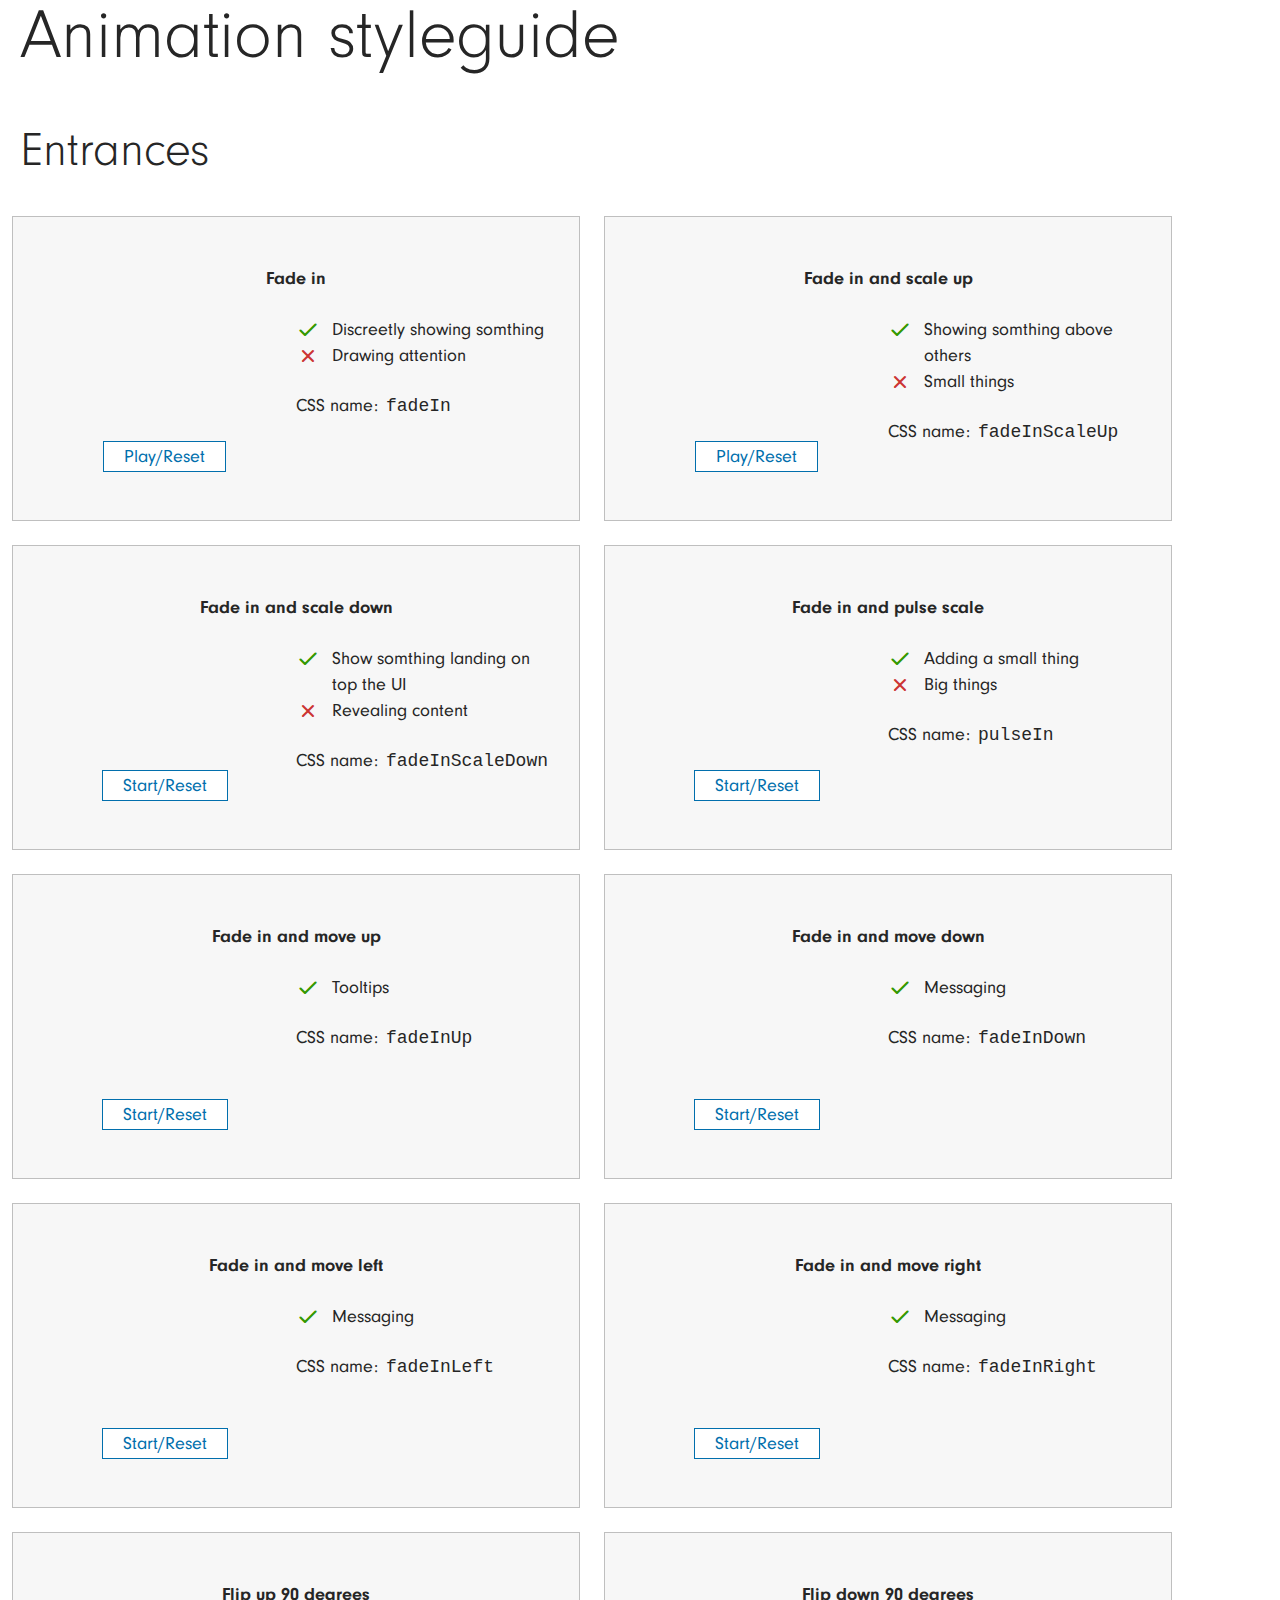
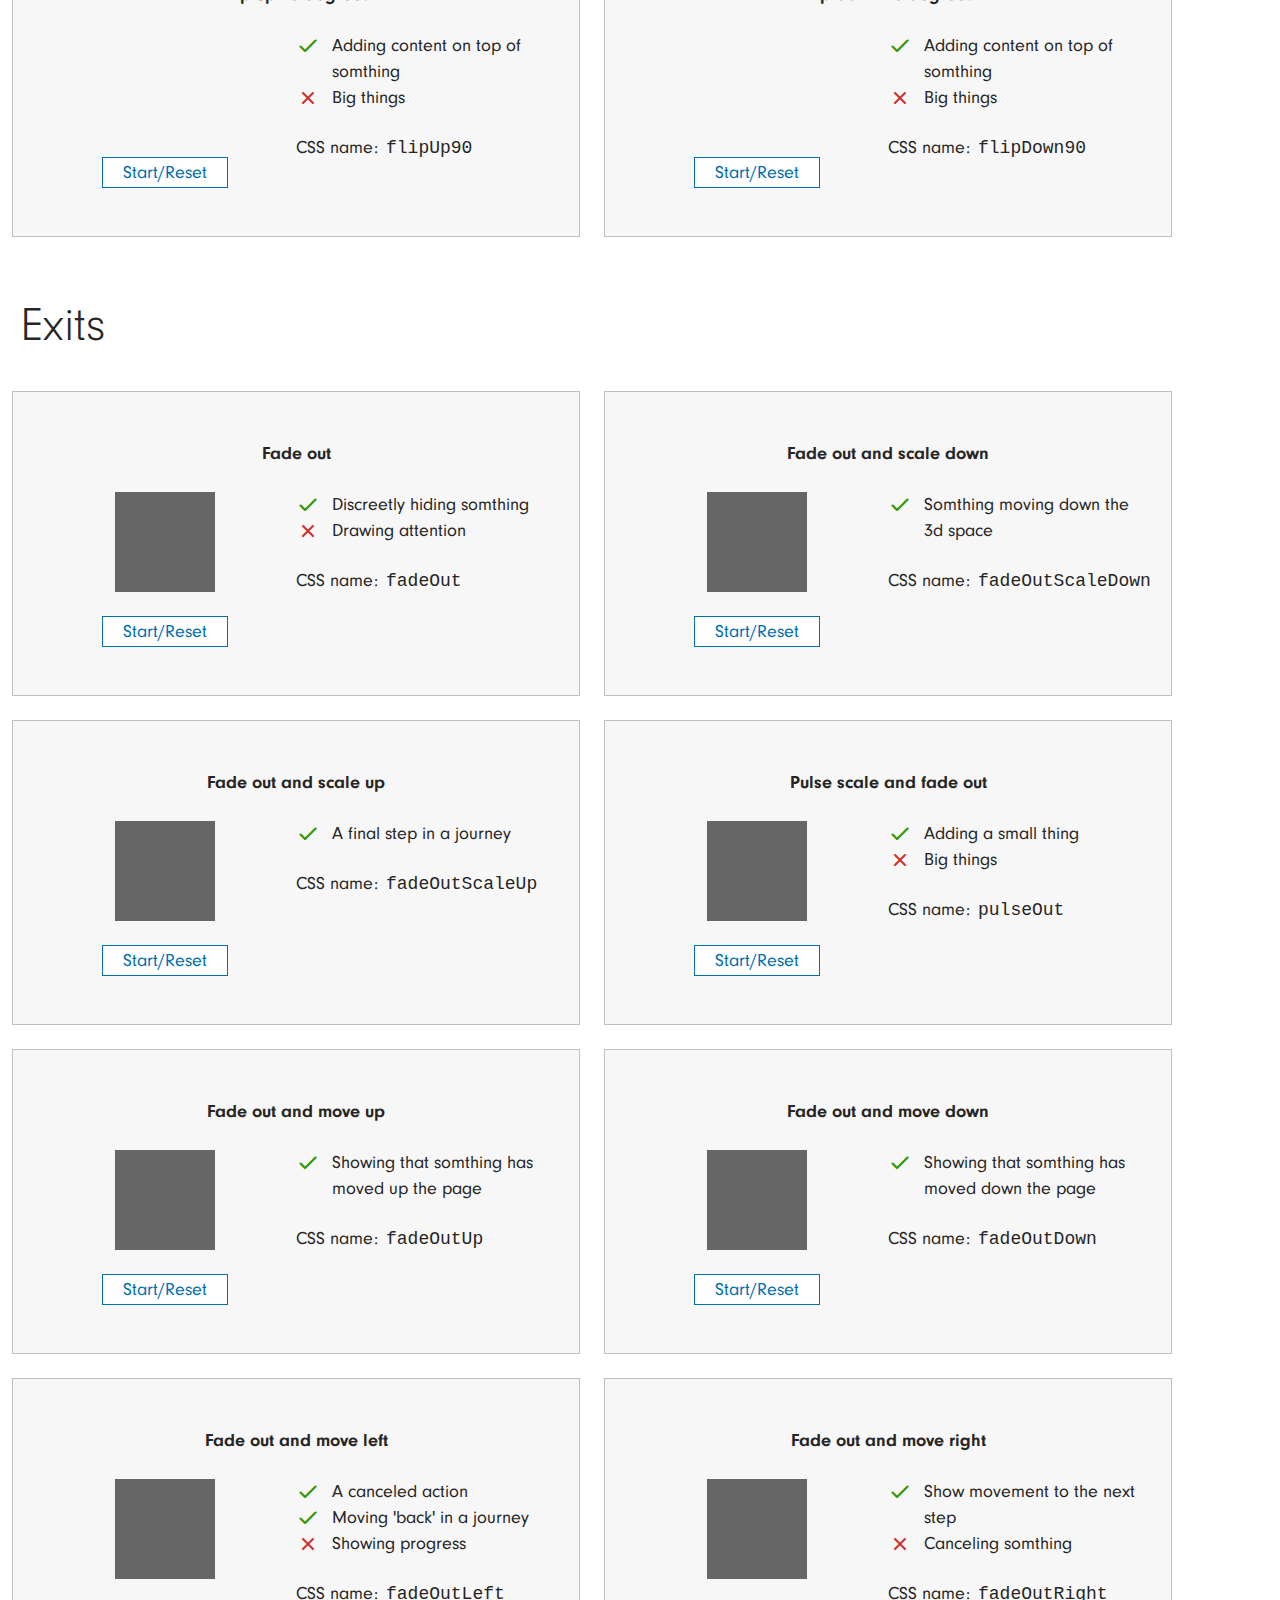
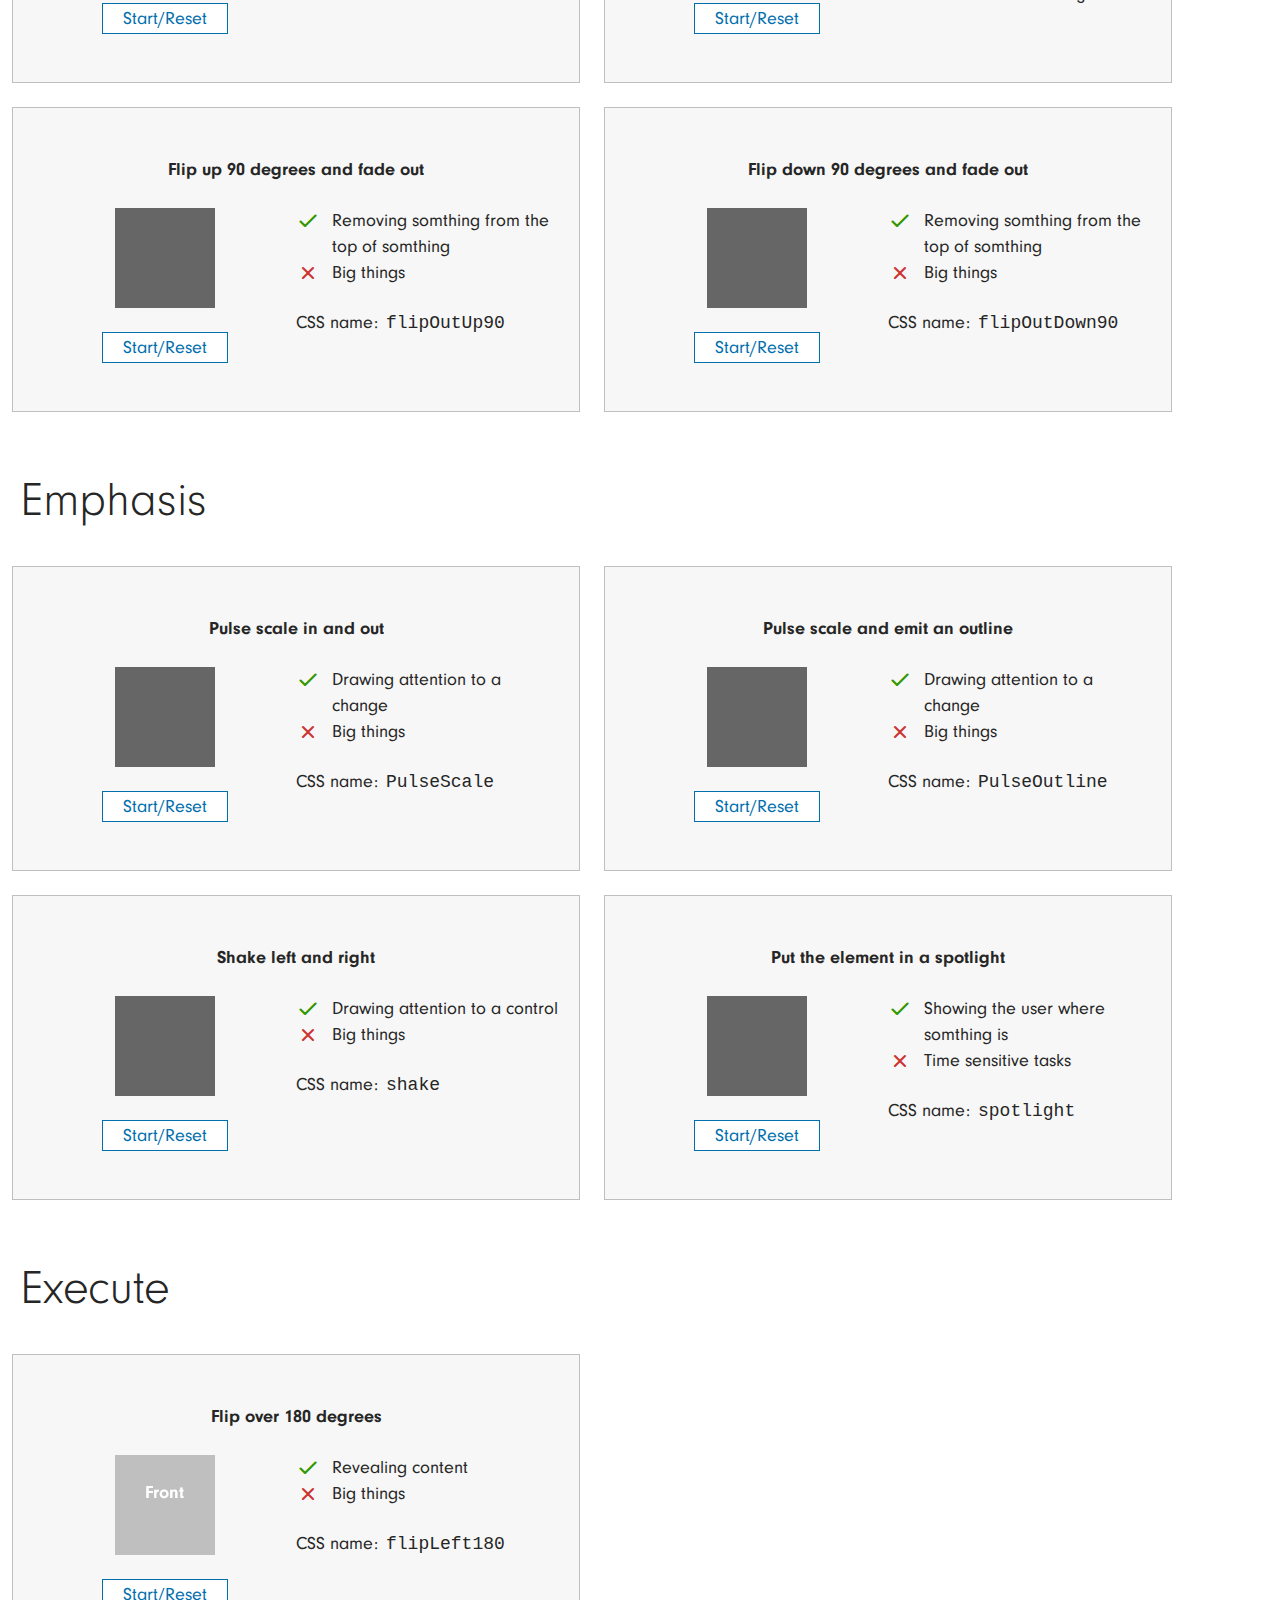
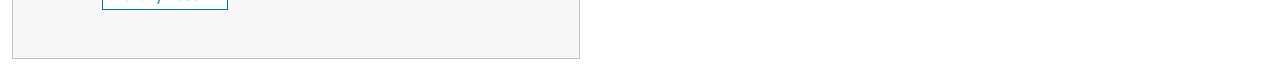
<file: animation-styleguide/index.html>
<!doctype html>
	<!--[if lt IE 7]><html class="no-js ie6 oldie" lang="en"><![endif]-->
	<!--[if IE 7]><html class="no-js ie7 oldie" lang="en"><![endif]-->
	<!--[if IE 8]><html class="no-js ie8 oldie" lang="en"><![endif]-->
	<!--[if IE 9]><html class="no-js ie9 oldie" lang="en"><![endif]-->
	<!--[if IE 10]><html class="no-js ie10 oldie" lang="en"><![endif]-->
	<!--[if gt IE 10]><!--><html class="no-js" lang="en"><!--<![endif]-->
<head>
	<meta charset="utf-8" />
	<title>Template Page</title>
	<meta name="viewport" content="width=device-width, initial-scale=1, maximum-scale=1, user-scalable=0" >
	<!-- Styles -->
	<link rel="stylesheet" type="text/css" href="css/main.css" >
	<!-- HTML5 shim, for IE6-8 support of HTML5 elements -->
	<!--[if lt IE 9]>
	<script src="http://html5shim.googlecode.com/svn/trunk/html5.js"></script>
	<![endif]-->
</head>

<html>
<body>

<h1 class="gutted">Animation styleguide</h1>






<div class="cf">

    <h2 class="gutted  rhythm-m-1  rhythm-m-2--top">Entrances</h2>
    
    <div class="demoContainer  cf  rhythmic  gutted">

        <h5 class="rhythmic-m">Fade in</h5>

        <div class="example">
            <div class="block  gutted  rhythmic  demo-box  bg-grey60  text-white  h5  is-hidden  js-fadeIn-target"></div>
            <button type="button" name="button" class="rhythmic-m  btn  btn--small  btn-tertiary   js-fadeIn-trigger">Play/Reset</button>
        </div>

        <div class="discription">
            <ul class="prosCons">
              
              <li class="pro">Discreetly showing somthing</li>
              
              
              <li class="con">Drawing attention</li>
              
            </ul>
            <p class="cssName">fadeIn</p>
        </div>

    </div>
    
    <div class="demoContainer  cf  rhythmic  gutted">

        <h5 class="rhythmic-m">Fade in and scale up</h5>

        <div class="example">
            <div class="block  gutted  rhythmic  demo-box  bg-grey60  text-white  h5  is-hidden  js-fadeInScaleUp-target"></div>
            <button type="button" name="button" class="rhythmic-m  btn  btn--small  btn-tertiary   js-fadeInScaleUp-trigger">Play/Reset</button>
        </div>

        <div class="discription">
            <ul class="prosCons">
              
              <li class="pro">Showing somthing above others</li>
              
              
              <li class="con">Small things</li>
              
            </ul>
            <p class="cssName">fadeInScaleUp</p>
        </div>

    </div>
    



    <div class="demoContainer  cf  rhythmic  gutted">

        <h5 class="rhythmic-m">Fade in and scale down</h5>

        <div class="example">
            <div class="block  gutted  rhythmic  demo-box  bg-grey60  text-white  h5  is-hidden  js-fadeInScaleDown-target"></div>
            <button type="button" name="button" class="rhythmic-m  btn  btn--small  btn-tertiary  js-fadeInScaleDown-trigger">Start/Reset</button>
        </div>

        <div class="discription">
            <ul class="prosCons">
                <li class="pro">Show somthing landing on top the UI</li>
                <li class="con">Revealing content</li>
            </ul>
            <p class="cssName">fadeInScaleDown</p>
        </div>


    </div>

    <div class="demoContainer  cf  rhythmic  gutted">

        <h5 class="rhythmic-m">Fade in and pulse scale</h5>

        <div class="example">
            <div class="block  gutted  rhythmic  demo-box  bg-grey60  text-white  h5  is-hidden  js-pulseIn-target"></div>
            <button type="button" name="button" class="rhythmic-m  btn  btn--small  btn-tertiary  js-pulseIn-trigger">Start/Reset</button>
        </div>

        <div class="discription">
            <ul class="prosCons">
                <li class="pro">Adding a small thing</li>
                <li class="con">Big things</li>
            </ul>
            <p class="cssName">pulseIn</p>
        </div>


    </div>


    <div class="demoContainer  cf  rhythmic  gutted">

        <h5 class="rhythmic-m">Fade in and move up</h5>

        <div class="example">
            <div class="block  gutted  rhythmic  demo-box  bg-grey60  text-white  h5  is-hidden  js-fadeInUp-target"></div>
            <button type="button" name="button" class="rhythmic-m  btn  btn--small  btn-tertiary  js-fadeInUp-trigger">Start/Reset</button>
        </div>

        <div class="discription">
            <ul class="prosCons">
                <li class="pro">Tooltips</li>
            </ul>
            <p class="cssName">fadeInUp</p>
        </div>


    </div>

    <div class="demoContainer  cf  rhythmic  gutted">

        <h5 class="rhythmic-m">Fade in and move down</h5>

        <div class="example">
            <div class="block  gutted  rhythmic  demo-box  bg-grey60  text-white  h5  is-hidden  js-fadeInDown-target"></div>
            <button type="button" name="button" class="rhythmic-m  btn  btn--small  btn-tertiary  js-fadeInDown-trigger">Start/Reset</button>
        </div>

        <div class="discription">
            <ul class="prosCons">
                <li class="pro">Messaging</li>
            </ul>
            <p class="cssName">fadeInDown</p>
        </div>

    </div>

    <div class="demoContainer  cf  rhythmic  gutted">
        <h5 class="rhythmic-m">Fade in and move left</h5>

        <div class="example">
        <div class="block  gutted  rhythmic  demo-box  bg-grey60  text-white  h5  is-hidden  js-fadeInLeft-target"></div>
        <button type="button" name="button" class="rhythmic-m  btn  btn--small  btn-tertiary  js-fadeInLeft-trigger">Start/Reset</button>
    </div>

    <div class="discription">
        <ul class="prosCons">
            <li class="pro">Messaging</li>
        </ul>
        <p class="cssName">fadeInLeft</p>
    </div>


    </div>

    <div class="demoContainer  cf  rhythmic  gutted">
        <h5 class="rhythmic-m">Fade in and move right</h5>

        <div class="example">
        <div class="block  gutted  rhythmic  demo-box  bg-grey60  text-white  h5  is-hidden  js-fadeInRight-target"></div>
        <button type="button" name="button" class="rhythmic-m  btn  btn--small  btn-tertiary  js-fadeInRight-trigger">Start/Reset</button>
    </div>

    <div class="discription">
        <ul class="prosCons">
            <li class="pro">Messaging</li>
        </ul>
        <p class="cssName">fadeInRight</p>
    </div>


    </div>


    <div class="demoContainer  cf  rhythmic  gutted">
        <h5 class="rhythmic-m">Flip up 90 degrees</h5>

        <div class="example">
        <div class="block  gutted  rhythmic  demo-box  bg-grey60  text-white  h5  is-hidden js-flipUp90-target"></div>
        <button type="button" name="button" class="rhythmic-m  btn  btn--small  btn-tertiary  js-flipUp90-trigger">Start/Reset</button>
    </div>

    <div class="discription">
        <ul class="prosCons">
            <li class="pro">Adding content on top of somthing</li>
            <li class="con">Big things</li>
        </ul>
        <p class="cssName">flipUp90</p>
    </div>


    </div>

    <div class="demoContainer  cf  rhythmic  gutted">
        <h5 class="rhythmic-m">Flip down 90 degrees</h5>

        <div class="example">
        <div class="block  gutted  rhythmic  demo-box  bg-grey60  text-white  h5  is-hidden  js-flipDown90-target"></div>
        <button type="button" name="button" class="rhythmic-m  btn  btn--small  btn-tertiary  js-flipDown90-trigger">Start/Reset</button>
    </div>

    <div class="discription">
        <ul class="prosCons">
            <li class="pro">Adding content on top of somthing</li>
            <li class="con">Big things</li>
        </ul>
        <p class="cssName">flipDown90</p>
    </div>


    </div>

</div>

<div class="cf">

    <h2 class="gutted  rhythm-m-1  rhythm-m-2--top">Exits</h2>

    <div class="demoContainer  cf  rhythmic  gutted">
        <h5 class="rhythmic-m">Fade out</h5>

        <div class="example">
        <div class="block  gutted  rhythmic  demo-box  bg-grey60  text-white  h5  js-fadeOut-target"></div>
        <button type="button" name="button" class="rhythmic-m  btn  btn--small  btn-tertiary  js-fadeOut-trigger">Start/Reset</button>
    </div>

    <div class="discription">
        <ul class="prosCons">
            <li class="pro">Discreetly hiding somthing</li>
            <li class="con">Drawing attention</li>
        </ul>
        <p class="cssName">fadeOut</p>
    </div>


    </div>

    <div class="demoContainer  cf  rhythmic  gutted">
        <h5 class="rhythmic-m">Fade out and scale down</h5>

        <div class="example">
        <div class="block  gutted  rhythmic  demo-box  bg-grey60  text-white  h5  js-fadeOutScaleDown-target"></div>
        <button type="button" name="button" class="rhythmic-m  btn  btn--small  btn-tertiary  js-fadeOutScaleDown-trigger">Start/Reset</button>
    </div>

    <div class="discription">
        <ul class="prosCons">
            <li class="pro">Somthing moving down the 3d space</li>

        </ul>
        <p class="cssName">fadeOutScaleDown</p>
    </div>


    </div>

    <div class="demoContainer  cf  rhythmic  gutted">
        <h5 class="rhythmic-m">Fade out and scale up</h5>

        <div class="example">
            <div class="block  gutted  rhythmic  demo-box  bg-grey60  text-white  h5  js-fadeOutScaleUp-target"></div>
            <button type="button" name="button" class="rhythmic-m  btn  btn--small  btn-tertiary  js-fadeOutScaleUp-trigger">Start/Reset</button>
        </div>

        <div class="discription">
            <ul class="prosCons">
                <li class="pro">A final step in a journey</li>

            </ul>
            <p class="cssName">fadeOutScaleUp</p>
        </div>

    </div>

    <div class="demoContainer  cf  rhythmic  gutted">

        <h5 class="rhythmic-m">Pulse scale and fade out</h5>

        <div class="example">
            <div class="block  gutted  rhythmic  demo-box  bg-grey60  text-white  h5  js-pulseOut-target"></div>
            <button type="button" name="button" class="rhythmic-m  btn  btn--small  btn-tertiary  js-pulseOut-trigger">Start/Reset</button>
        </div>

        <div class="discription">
            <ul class="prosCons">
                <li class="pro">Adding a small thing</li>
                <li class="con">Big things</li>
            </ul>
            <p class="cssName">pulseOut</p>
        </div>


    </div>

    <div class="demoContainer  cf  rhythmic  gutted">
        <h5 class="rhythmic-m">Fade out and move up</h5>

        <div class="example">
        <div class="block  gutted  rhythmic  demo-box  bg-grey60  text-white  h5  js-fadeOutUp-target"></div>
        <button type="button" name="button" class="rhythmic-m  btn  btn--small  btn-tertiary  js-fadeOutUp-trigger">Start/Reset</button>
    </div>

    <div class="discription">
        <ul class="prosCons">
            <li class="pro">Showing that somthing has moved up the page</li>
        </ul>
        <p class="cssName">fadeOutUp</p>
    </div>


    </div>

    <div class="demoContainer  cf  rhythmic  gutted">
        <h5 class="rhythmic-m">Fade out and move down</h5>

        <div class="example">
        <div class="block  gutted  rhythmic  demo-box  bg-grey60  text-white  h5  js-fadeOutDown-target"></div>
        <button type="button" name="button" class="rhythmic-m  btn  btn--small  btn-tertiary  js-fadeOutDown-trigger">Start/Reset</button>
    </div>

    <div class="discription">
        <ul class="prosCons">
            <li class="pro">Showing that somthing has moved down the page</li>
        </ul>
        <p class="cssName">fadeOutDown</p>
    </div>


    </div>

    <div class="demoContainer  cf  rhythmic  gutted">
        <h5 class="rhythmic-m">Fade out and move left</h5>

        <div class="example">
        <div class="block  gutted  rhythmic  demo-box  bg-grey60  text-white  h5  js-fadeOutLeft-target"></div>
        <button type="button" name="button" class="rhythmic-m  btn  btn--small  btn-tertiary  js-fadeOutLeft-trigger">Start/Reset</button>
    </div>

    <div class="discription">
        <ul class="prosCons">
            <li class="pro">A canceled action</li>
            <li class="pro">Moving 'back' in a journey</li>
            <li class="con">Showing progress</li>
        </ul>
        <p class="cssName">fadeOutLeft</p>
    </div>


    </div>

    <div class="demoContainer  cf  rhythmic  gutted">
        <h5 class="rhythmic-m">Fade out and move right</h5>

        <div class="example">
        <div class="block  gutted  rhythmic  demo-box  bg-grey60  text-white  h5  js-fadeOutRight-target"></div>
        <button type="button" name="button" class="rhythmic-m  btn  btn--small  btn-tertiary  js-fadeOutRight-trigger">Start/Reset</button>
    </div>

    <div class="discription">
        <ul class="prosCons">
            <li class="pro">Show movement to the next step</li>
            <li class="con">Canceling somthing</li>
        </ul>
        <p class="cssName">fadeOutRight</p>
    </div>


    </div>

    <div class="demoContainer  cf  rhythmic  gutted">
        <h5 class="rhythmic-m">Flip up 90 degrees and fade out</h5>

        <div class="example">
        <div class="block  gutted  rhythmic  demo-box  bg-grey60  text-white  h5  js-flipOutUp90-target"></div>
        <button type="button" name="button" class="rhythmic-m  btn  btn--small  btn-tertiary  js-flipOutUp90-trigger">Start/Reset</button>
    </div>

    <div class="discription">
        <ul class="prosCons">
            <li class="pro">Removing somthing from the top of somthing</li>
            <li class="con">Big things</li>
        </ul>
        <p class="cssName">flipOutUp90</p>
    </div>


    </div>

    <div class="demoContainer  cf  rhythmic  gutted">
        <h5 class="rhythmic-m">Flip down 90 degrees and fade out</h5>

        <div class="example">
        <div class="block  gutted  rhythmic  demo-box  bg-grey60  text-white  h5  js-flipOutDown90-target"></div>
        <button type="button" name="button" class="rhythmic-m  btn  btn--small  btn-tertiary  js-flipOutDown90-trigger">Start/Reset</button>
    </div>

    <div class="discription">
        <ul class="prosCons">
            <li class="pro">Removing somthing from the top of somthing</li>
            <li class="con">Big things</li>
        </ul>
        <p class="cssName">flipOutDown90</p>
    </div>


    </div>

</div>

<div class="cf">

    <h2 class="gutted  rhythm-m-1  rhythm-m-2--top">Emphasis</h2>

    <div class="demoContainer  cf  rhythmic  gutted">
        <h5 class="rhythmic-m">Pulse scale in and out</h5>

        <div class="example">
        <div class="block  gutted  rhythmic  demo-box  bg-grey60  text-white  h5  js-PulseScale-target"></div>
        <button type="button" name="button" class="rhythmic-m  btn  btn--small  btn-tertiary  js-PulseScale-trigger">Start/Reset</button>
    </div>

    <div class="discription">
        <ul class="prosCons">
            <li class="pro">Drawing attention to a change</li>
            <li class="con">Big things</li>
        </ul>
        <p class="cssName">PulseScale</p>
    </div>


    </div>

    <div class="demoContainer  cf  rhythmic  gutted">
        <h5 class="rhythmic-m">Pulse scale and emit an outline</h5>

        <div class="example">
        <div class="block  gutted  rhythmic  demo-box  bg-grey60  text-white  h5  js-PulseOutline-target"></div>
        <button type="button" name="button" class="rhythmic-m  btn  btn--small  btn-tertiary  js-PulseOutline-trigger">Start/Reset</button>
    </div>

    <div class="discription">
        <ul class="prosCons">
            <li class="pro">Drawing attention to a change</li>
            <li class="con">Big things</li>
        </ul>
        <p class="cssName">PulseOutline</p>
    </div>


    </div>

    <div class="demoContainer  cf  rhythmic  gutted">
        <h5 class="rhythmic-m">Shake left and right</h5>

        <div class="example">
        <div class="block  gutted  rhythmic  demo-box  bg-grey60  text-white  h5  js-shake-target"></div>
        <button type="button" name="button" class="rhythmic-m  btn  btn--small  btn-tertiary  js-shake-trigger">Start/Reset</button>
    </div>

    <div class="discription">
        <ul class="prosCons">
            <li class="pro">Drawing attention to a control</li>
            <li class="con">Big things</li>
        </ul>
        <p class="cssName">shake</p>
    </div>


    </div>

    <div class="demoContainer  cf  rhythmic  gutted">
        <h5 class="rhythmic-m">Put the element in a spotlight</h5>

        <div class="example">
        <div class="block  gutted  rhythmic  demo-box  bg-grey60  text-white  h5  js-Spotlight-target"></div>
        <button type="button" name="button" class="rhythmic-m  btn  btn--small  btn-tertiary  js-Spotlight-trigger">Start/Reset</button>
    </div>

    <div class="discription">
        <ul class="prosCons">
            <li class="pro">Showing the user where somthing is</li>
            <li class="con">Time sensitive tasks</li>
        </ul>
        <p class="cssName">spotlight</p>
    </div>


    </div>

</div>

<div class="cf">

    <h2 class="gutted  rhythm-m-1  rhythm-m-2--top">Execute</h2>

    <div class="demoContainer  cf  rhythmic  gutted">
        <h5 class="rhythmic-m">Flip over 180 degrees</h5>

        <div class="example">
        <div class="block  demo-box  text-white   h5 container3d">
            <div class="js-flipLeft180-target  card">
                <div class="card--front  gutted  rhythmic  bg-grey25">Front</div>
                <div class="card--back  gutted  rhythmic  bg-grey60">Back</div>
            </div>
        </div>

        <button type="button" name="button" class="rhythmic-m  btn  btn--small  btn-tertiary  js-flipLeft180-trigger">Start/Reset</button>
    </div>

    <div class="discription">
        <ul class="prosCons">
            <li class="pro">Revealing content</li>
            <li class="con">Big things</li>
        </ul>
        <p class="cssName">flipLeft180</p>
    </div>


    </div>

</div>

<div class="overlay overlay__light is-hidden js-overlay-target"></div>







<!-- Javascript -->

<script type="text/javascript" src="js/vendor.js"></script>
<script type="text/javascript" src="js/custom.js"></script>

</body>
</html>
</file>
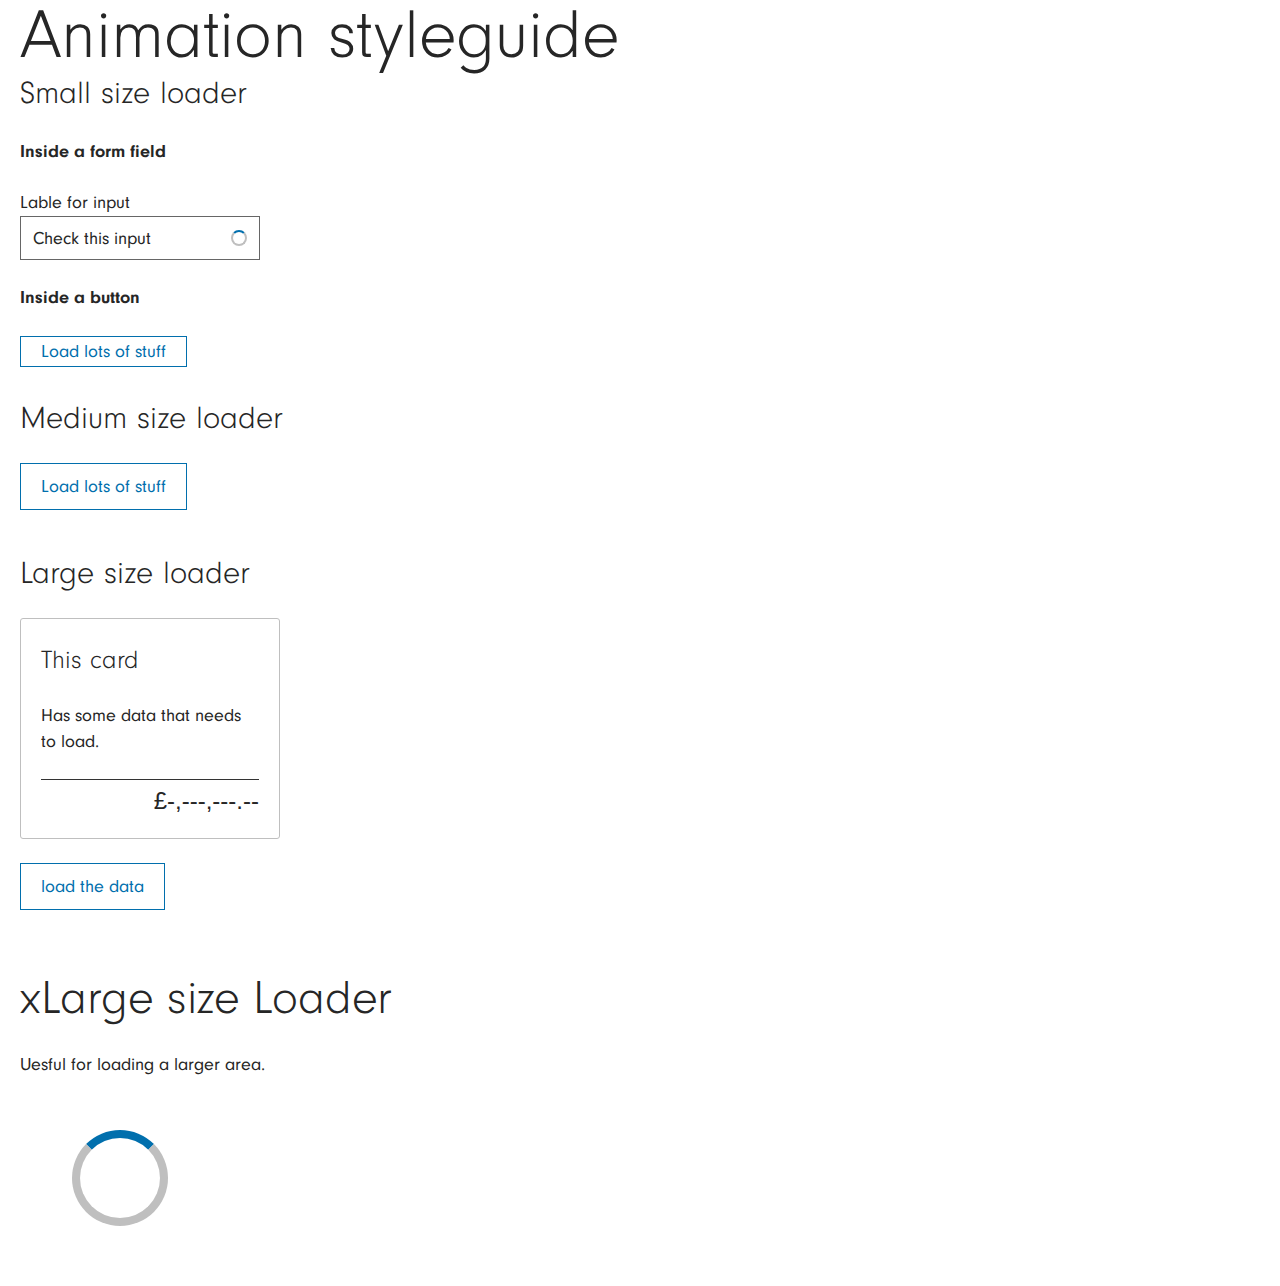
<file: animation-styleguide/loading.html>
<!doctype html>
	<!--[if lt IE 7]><html class="no-js ie6 oldie" lang="en"><![endif]-->
	<!--[if IE 7]><html class="no-js ie7 oldie" lang="en"><![endif]-->
	<!--[if IE 8]><html class="no-js ie8 oldie" lang="en"><![endif]-->
	<!--[if IE 9]><html class="no-js ie9 oldie" lang="en"><![endif]-->
	<!--[if IE 10]><html class="no-js ie10 oldie" lang="en"><![endif]-->
	<!--[if gt IE 10]><!--><html class="no-js" lang="en"><!--<![endif]-->
<head>
	<meta charset="utf-8" />
	<title>Template Page</title>
	<meta name="viewport" content="width=device-width, initial-scale=1, maximum-scale=1, user-scalable=0" >
	<!-- Styles -->
	<link rel="stylesheet" type="text/css" href="css/main.css" >
	<!-- HTML5 shim, for IE6-8 support of HTML5 elements -->
	<!--[if lt IE 9]>
	<script src="http://html5shim.googlecode.com/svn/trunk/html5.js"></script>
	<![endif]-->
</head>

<html>
<body>

<h1 class="gutted">Animation styleguide</h1>


<div class="gutted">
<h3 class="rhythm-m-1">Small size loader</h3>

   <h5 class="rhythmic-m">Inside a form field</h5>
   <span>Lable for input</span>
   <div class="demo-loading-form">
      <span>Check this input</span>
      <div class="loadingSpinner  loadingSpinner--small"></div>
   </div>

   <h5 class="rhythmic-m">Inside a button</h5>
   <div class="rhythmic-m">
      <div class="loading-btn btn btn-tertiary btn--small  js-loading-btn-toggle">
         <span class="loading-btn--text">Load lots of stuff</span>
         <div class="loading-btn--spinner loadingSpinner  loadingSpinner--small"></div>
      </div>
   </div>

   <h3 class="rhythm-m-1">Medium size loader</h3>

   <div class="loading-btn-medium btn btn-tertiary btn--medium  js-loading-btn-medium-toggle">
      <span class="loading-btn-medium--text">Load lots of stuff</span>
      <div class="loading-btn-medium--mask">
         <span class="loading-btn-medium--loadingtext">Loading...</span>
         <div class="loading-btn-medium--spinner loadingSpinner  loadingSpinner--medium"></div>
         <span class="loading-btn-medium--donetext">Done <span class="icon-circle-tick icon--small"></span></span>
      </div>
   </div>

</div>

<div class="gutted rhythmic-xl">
   <h3 class="rhythm-m-1">Large size loader</h3>
   <div class="rhythmic gutted loading-card">
      <h4 class="rhythm-m-1">This card</h4>
      <p class="rhythm-m-1">Has some data that needs to load.</p>
      <span class="currency">£-,---,---.--</span>
      <div class="loading-card--overlay overlay__light js-loading-card-target-overlay is-hidden">
         <div class="loadingSpinner--container js-loading-card-target-loader">
           <div class="loadingSpinner  loadingSpinner--large"></div>
         </div>
      </div>
   </div>
         <div class="rhythmic-m btn btn-tertiary js-loading-card-toggle">load the data</div>
</div>

<div class="gutted">

   <h2 class="rhythm-m-1">xLarge size Loader</h2>
   <p>Uesful for loading a larger area.</p>
   <div class="demo-loadingbox bg-white">
       <div class="loadingSpinner  loadingSpinner--xlarge"></div>
   </div>

</div>









<!-- Javascript -->

<script type="text/javascript" src="js/vendor.js"></script>
<script type="text/javascript" src="js/custom.js"></script>

</body>
</html>
</file>
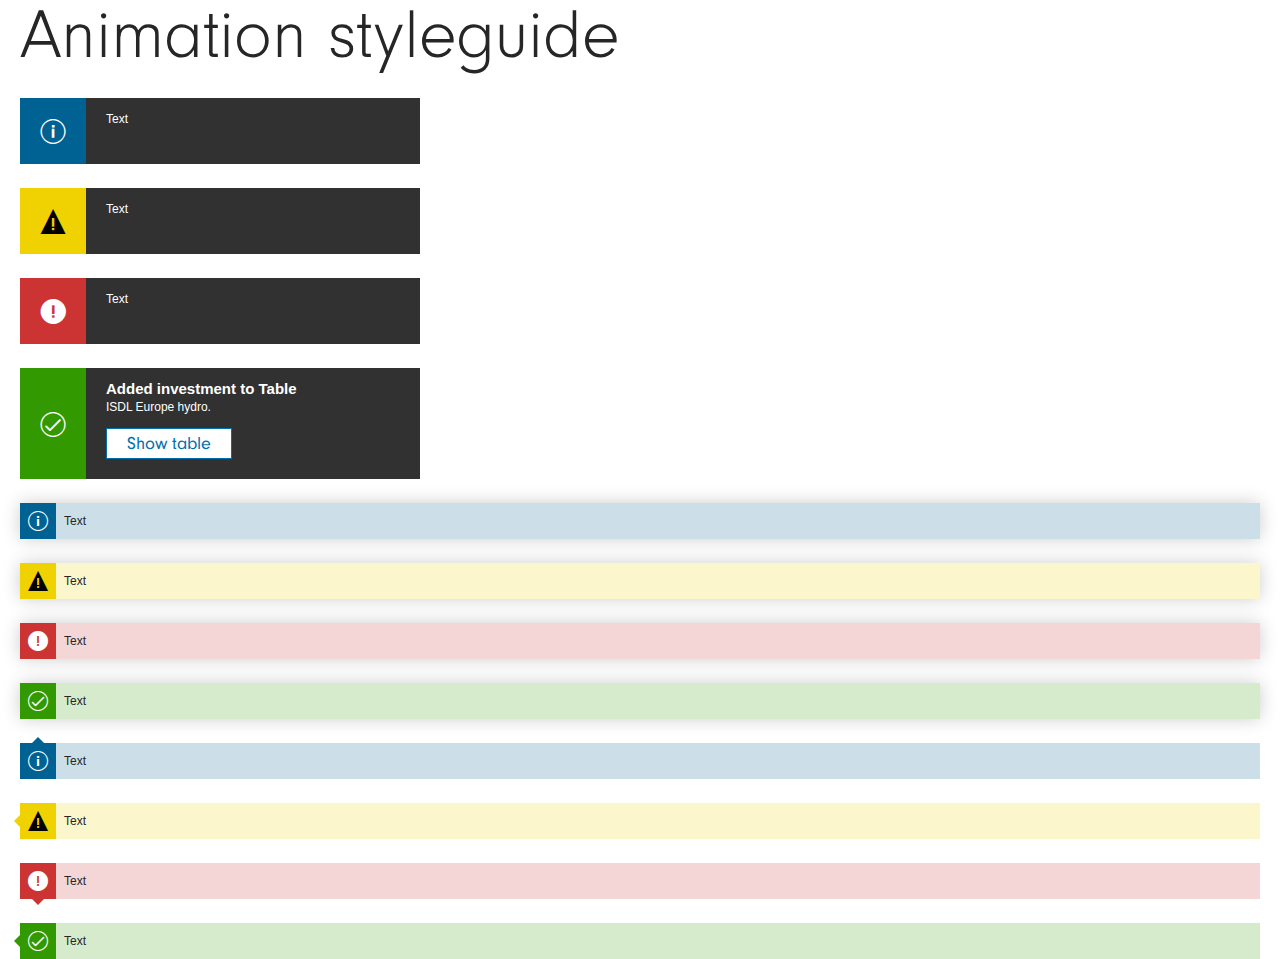
<file: animation-styleguide/messages.html>
<!doctype html>
	<!--[if lt IE 7]><html class="no-js ie6 oldie" lang="en"><![endif]-->
	<!--[if IE 7]><html class="no-js ie7 oldie" lang="en"><![endif]-->
	<!--[if IE 8]><html class="no-js ie8 oldie" lang="en"><![endif]-->
	<!--[if IE 9]><html class="no-js ie9 oldie" lang="en"><![endif]-->
	<!--[if IE 10]><html class="no-js ie10 oldie" lang="en"><![endif]-->
	<!--[if gt IE 10]><!--><html class="no-js" lang="en"><!--<![endif]-->
<head>
	<meta charset="utf-8" />
	<title>Template Page</title>
	<meta name="viewport" content="width=device-width, initial-scale=1, maximum-scale=1, user-scalable=0" >
	<!-- Styles -->
	<link rel="stylesheet" type="text/css" href="css/main.css" >
	<!-- HTML5 shim, for IE6-8 support of HTML5 elements -->
	<!--[if lt IE 9]>
	<script src="http://html5shim.googlecode.com/svn/trunk/html5.js"></script>
	<![endif]-->
</head>

<html>
<body>

<h1 class="gutted">Animation styleguide</h1>




<div class="gutted">

    <div class="rhythmic-m msg msg__toast msg__info">
        <span class="msg--txt">Text</span>
    </div>

    <div class="rhythmic-m msg msg__toast msg__warning">
        <span class="msg--txt">Text</span>
    </div>

    <div class="rhythmic-m msg msg__toast msg__error">
        <span class="msg--txt">Text</span>
    </div>

    <div class="rhythmic-m msg msg__toast msg__confirm">

        <span class="msg--txt  msg--txt__title">
            <strong>Added investment to Table</strong>
        </span>

        <span class="msg--txt  msg--txt__body">ISDL Europe hydro.</span>

        <div class="msg--txt__btns">
            <a href="" class="btn  btn-tertiary  btn--small  js-scrollToTable">Show table</a>
        </div>

    </div>

    <div class="rhythmic-m msg msg__tooltip msg__shadow msg__info">
        <span class="msg--txt">Text</span>
    </div>

    <div class="rhythmic-m msg msg__tooltip msg__shadow msg__warning">
        <span class="msg--txt">Text</span>
    </div>

    <div class="rhythmic-m msg msg__tooltip msg__shadow msg__error">
        <span class="msg--txt">Text</span>
    </div>

    <div class="rhythmic-m msg msg__tooltip msg__shadow msg__confirm">
        <span class="msg--txt">Text</span>
    </div>

    <div class="rhythmic-m msg msg__tooltip msg__info msg--triangle-arrow msg--triangle-arrow__top">
        <span class="msg--txt">Text</span>
    </div>

    <div class="rhythmic-m msg msg__tooltip msg__warning msg--triangle-arrow msg--triangle-arrow__left">
        <span class="msg--txt">Text</span>
    </div>

    <div class="rhythmic-m msg msg__tooltip msg__error msg--triangle-arrow msg--triangle-arrow__bottom">
        <span class="msg--txt">Text</span>
    </div>

    <div class="rhythmic-m msg msg__tooltip msg__confirm msg--triangle-arrow msg--triangle-arrow__left">
        <span class="msg--txt">Text</span>
    </div>

</div>







<!-- Javascript -->

<script type="text/javascript" src="js/vendor.js"></script>
<script type="text/javascript" src="js/custom.js"></script>

</body>
</html>
</file>
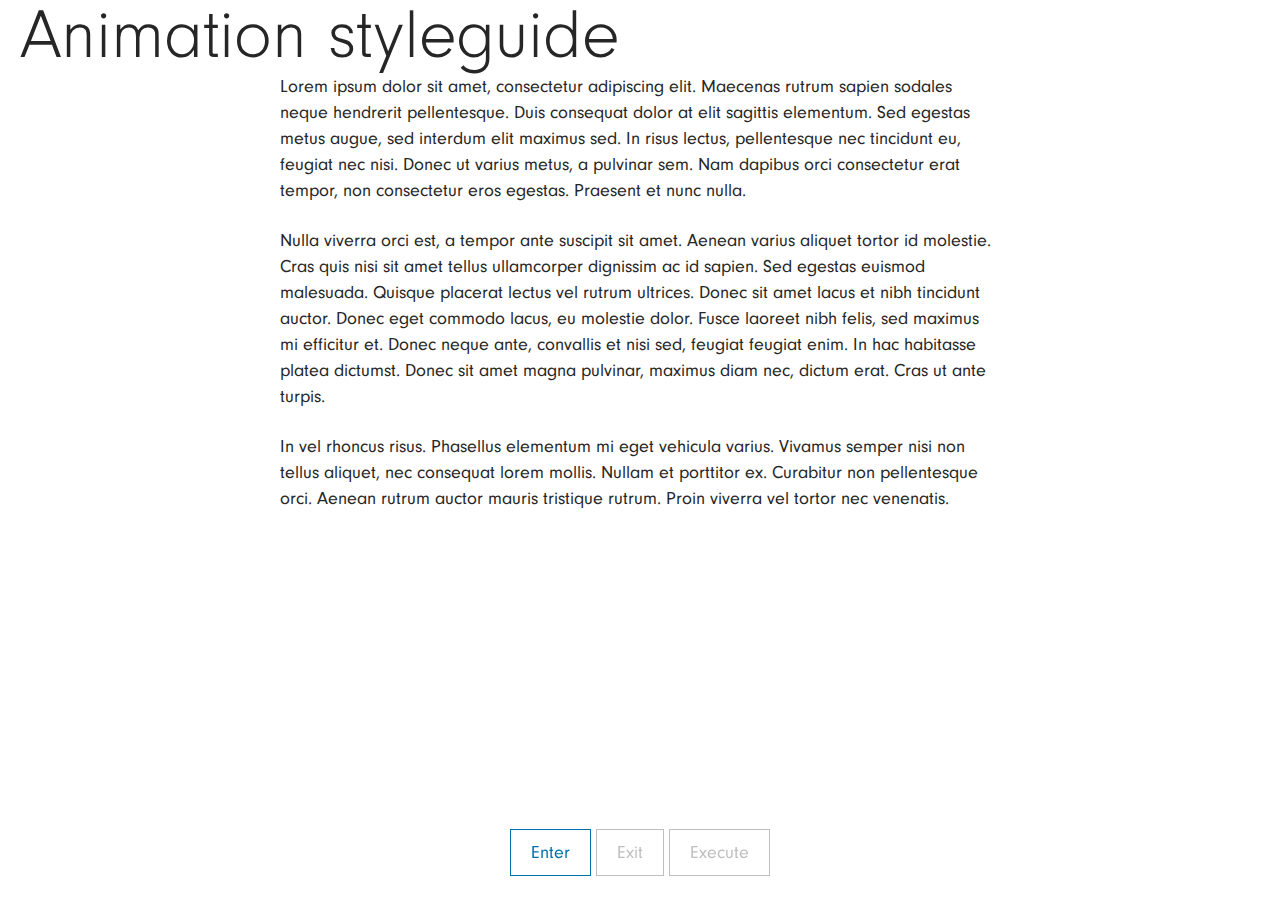
<file: animation-styleguide/modal.html>
<!doctype html>
	<!--[if lt IE 7]><html class="no-js ie6 oldie" lang="en"><![endif]-->
	<!--[if IE 7]><html class="no-js ie7 oldie" lang="en"><![endif]-->
	<!--[if IE 8]><html class="no-js ie8 oldie" lang="en"><![endif]-->
	<!--[if IE 9]><html class="no-js ie9 oldie" lang="en"><![endif]-->
	<!--[if IE 10]><html class="no-js ie10 oldie" lang="en"><![endif]-->
	<!--[if gt IE 10]><!--><html class="no-js" lang="en"><!--<![endif]-->
<head>
	<meta charset="utf-8" />
	<title>Template Page</title>
	<meta name="viewport" content="width=device-width, initial-scale=1, maximum-scale=1, user-scalable=0" >
	<!-- Styles -->
	<link rel="stylesheet" type="text/css" href="css/main.css" >
	<!-- HTML5 shim, for IE6-8 support of HTML5 elements -->
	<!--[if lt IE 9]>
	<script src="http://html5shim.googlecode.com/svn/trunk/html5.js"></script>
	<![endif]-->
</head>

<html>
<body>

<h1 class="gutted">Animation styleguide</h1>




<div class="gutted max760">
    <p class="rhythm-m-1">Lorem ipsum dolor sit amet, consectetur adipiscing elit. Maecenas rutrum sapien sodales neque hendrerit pellentesque. Duis consequat dolor at elit sagittis elementum. Sed egestas metus augue, sed interdum elit maximus sed. In risus lectus, pellentesque nec tincidunt eu, feugiat nec nisi. Donec ut varius metus, a pulvinar sem. Nam dapibus orci consectetur erat tempor, non consectetur eros egestas. Praesent et nunc nulla.</p>

    <p class="rhythm-m-1">Nulla viverra orci est, a tempor ante suscipit sit amet. Aenean varius aliquet tortor id molestie. Cras quis nisi sit amet tellus ullamcorper dignissim ac id sapien. Sed egestas euismod malesuada. Quisque placerat lectus vel rutrum ultrices. Donec sit amet lacus et nibh tincidunt auctor. Donec eget commodo lacus, eu molestie dolor. Fusce laoreet nibh felis, sed maximus mi efficitur et. Donec neque ante, convallis et nisi sed, feugiat feugiat enim. In hac habitasse platea dictumst. Donec sit amet magna pulvinar, maximus diam nec, dictum erat. Cras ut ante turpis.</p>

    <p class="rhythm-m-1">In vel rhoncus risus. Phasellus elementum mi eget vehicula varius. Vivamus semper nisi non tellus aliquet, nec consequat lorem mollis. Nullam et porttitor ex. Curabitur non pellentesque orci. Aenean rutrum auctor mauris tristique rutrum. Proin viverra vel tortor nec venenatis.</p>
<!--
    <p class="rhythm-m-1">Etiam ante nisi, vestibulum bibendum diam eget, laoreet mollis ipsum. Sed id luctus eros. Donec dolor lectus, eleifend at venenatis non, varius ac lectus. Nam ac sagittis velit, eget eleifend magna. Nulla semper enim eu ex efficitur, id scelerisque ex ornare. Proin varius orci risus, ut consequat augue blandit vitae. Curabitur quis volutpat elit. In porta justo ultrices magna semper pharetra. In at aliquam erat. Cras hendrerit mauris non ipsum viverra scelerisque. Cras scelerisque, nisi ac egestas pulvinar, lorem dolor convallis justo, eu interdum ex dui ut lacus. Suspendisse tempus felis non risus commodo, vitae dapibus dui euismod. Ut nunc dui, sodales nec dolor sed, fringilla vehicula erat. Sed id elementum dui, faucibus accumsan sapien.</p>

    <p class="rhythm-m-1">Vivamus sit amet tortor eget nibh porttitor interdum. Praesent eget tortor magna. Sed tincidunt nec magna at molestie. Quisque venenatis ligula eu ultrices gravida. Duis mauris massa, cursus non felis non, mollis pulvinar tortor. Aenean in malesuada purus, eu volutpat leo. In pulvinar pellentesque nisi consequat tempor. Morbi nibh dui, bibendum eu molestie vel, porta vitae ipsum. Aliquam consectetur tortor et orci vulputate vehicula. Class aptent taciti sociosqu ad litora torquent per conubia nostra, per inceptos himenaeos. Aenean gravida cursus vulputate. Suspendisse potenti.</p> -->
</div>

<!-- Modal -->
<div class="modal--wrap js-modal-wrap-target">

    <div class="reveal  modal rhythm-m-2--top  js-modal-target js-modal__is-closed is-hidden" id="example-modal" data-reveal>

        <header class="modal-header  rhythmic  border-b  relative">

            <h4 class="h4  modal-header__title">Some sort of modal title here</h4>

            <button class="close-button  js-modal-exit-trigger" data-close aria-label="Close modal" type="button">
                <span aria-hidden="true" class="icon-cross-light"></span>
            </button>

        </header>

        <div class="modal-content  gutted  rhythmic">

                <p class="block  rhythm-m-1">Lorem ipsum dolor sit amet, consectetur adipisicing elit. Dicta saepe ipsum dolorem ea fugit. Voluptate animi, officiis id eos minus. Beatae, molestias reiciendis vero distinctio magni dicta maiores deserunt repellendus.</p>

                <div class="block  rhythm-m-1">
                    <a href="#" class="text-link-cta">Here is the window</a>
                </div>

                <div class="block">
                    <a href="#" class="btn  btn-cta  js-modal-execute-trigger">And a wide open door</a>
                </div>

        </div>

    </div>

</div>


<div class="text-center demoButtons fixedBottom rhythmic">
    <a class="btn  btn-tertiary  js-enter-button js-modal-enter-trigger">Enter</a>
    <a class="btn  btn-tertiary  js-exit-button  disabled  js-modal-exit-trigger">Exit</a>
    <a class="btn  btn-tertiary  js-execute-button disabled  js-modal-execute-trigger">Execute</a>
</div>


<div class="overlay  overlay__dark  is-hidden js-overlay-target"></div>






<!-- Javascript -->

<script type="text/javascript" src="js/vendor.js"></script>
<script type="text/javascript" src="js/custom.js"></script>

</body>
</html>
</file>
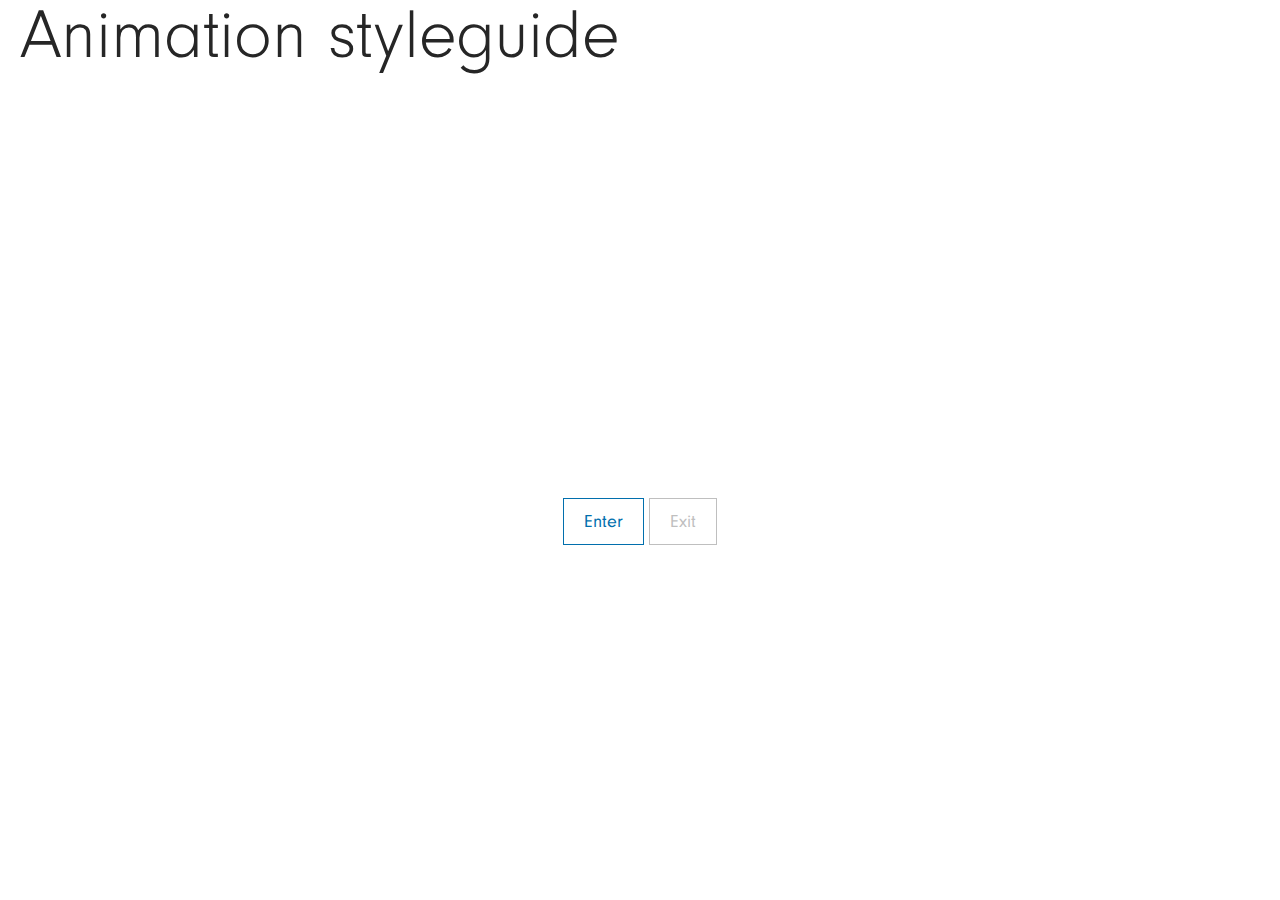
<file: animation-styleguide/progress.html>
<!doctype html>
	<!--[if lt IE 7]><html class="no-js ie6 oldie" lang="en"><![endif]-->
	<!--[if IE 7]><html class="no-js ie7 oldie" lang="en"><![endif]-->
	<!--[if IE 8]><html class="no-js ie8 oldie" lang="en"><![endif]-->
	<!--[if IE 9]><html class="no-js ie9 oldie" lang="en"><![endif]-->
	<!--[if IE 10]><html class="no-js ie10 oldie" lang="en"><![endif]-->
	<!--[if gt IE 10]><!--><html class="no-js" lang="en"><!--<![endif]-->
<head>
	<meta charset="utf-8" />
	<title>Template Page</title>
	<meta name="viewport" content="width=device-width, initial-scale=1, maximum-scale=1, user-scalable=0" >
	<!-- Styles -->
	<link rel="stylesheet" type="text/css" href="css/main.css" >
	<!-- HTML5 shim, for IE6-8 support of HTML5 elements -->
	<!--[if lt IE 9]>
	<script src="http://html5shim.googlecode.com/svn/trunk/html5.js"></script>
	<![endif]-->
</head>

<html>
<body>

<h1 class="gutted">Animation styleguide</h1>



<div class="overlay overlay__light is-hidden js-progress-overlay">

	<div class="progressLoader is-right">
    <div class="progresstext">
        <span id="progressTxt-id" class="progresstext--string  js-progresstext--string">Loading</span>
        <span class="progresstext--dots  js-progresstext--dots"></span>
    </div>

	<div class="progressLoader--circle  js-progressLoader--circle"></div>

	</div>
</div>


<div class="text-center demoButtons rhythmic demo-progress-spacer">
    <a class="btn  btn-tertiary  js-enter-button js-progress-enter-trigger">Enter</a>
    <a class="btn  btn-tertiary  js-exit-button  disabled  js-progress-exit-trigger">Exit</a>
</div>

<!-- <div class="progressBar">

    <span id="bar-lable-id" class="progressBar--lable">0%</span>

    <div class="progressBar--container">
        <div id="bar-id" class="progressBar--bar  js-widthBar"></div>
    </div>

</div> -->








<!-- Javascript -->

<script type="text/javascript" src="js/vendor.js"></script>
<script type="text/javascript" src="js/custom.js"></script>

</body>
</html>
</file>
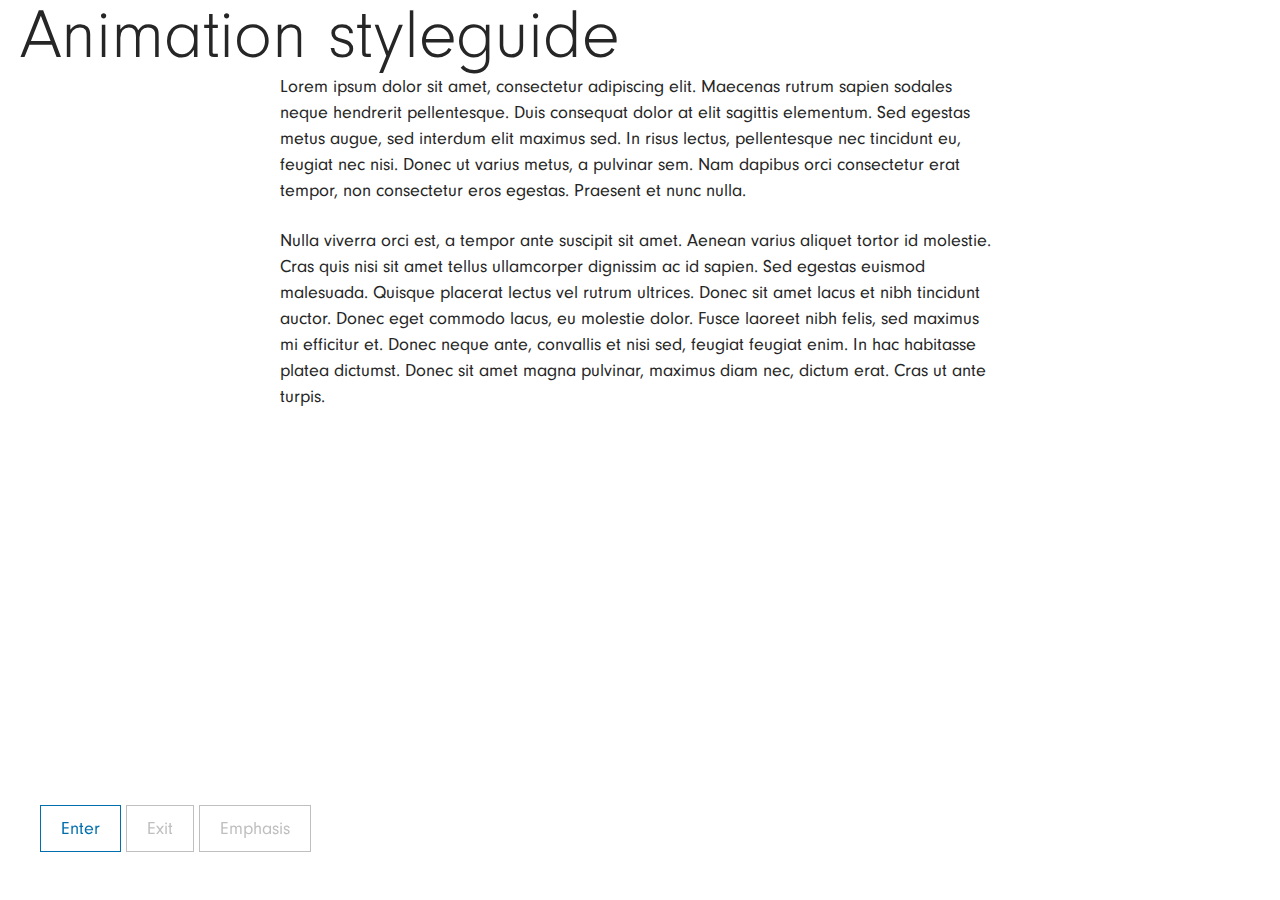
<file: animation-styleguide/toast.html>
<!doctype html>
	<!--[if lt IE 7]><html class="no-js ie6 oldie" lang="en"><![endif]-->
	<!--[if IE 7]><html class="no-js ie7 oldie" lang="en"><![endif]-->
	<!--[if IE 8]><html class="no-js ie8 oldie" lang="en"><![endif]-->
	<!--[if IE 9]><html class="no-js ie9 oldie" lang="en"><![endif]-->
	<!--[if IE 10]><html class="no-js ie10 oldie" lang="en"><![endif]-->
	<!--[if gt IE 10]><!--><html class="no-js" lang="en"><!--<![endif]-->
<head>
	<meta charset="utf-8" />
	<title>Template Page</title>
	<meta name="viewport" content="width=device-width, initial-scale=1, maximum-scale=1, user-scalable=0" >
	<!-- Styles -->
	<link rel="stylesheet" type="text/css" href="css/main.css" >
	<!-- HTML5 shim, for IE6-8 support of HTML5 elements -->
	<!--[if lt IE 9]>
	<script src="http://html5shim.googlecode.com/svn/trunk/html5.js"></script>
	<![endif]-->
</head>

<html>
<body>

<h1 class="gutted">Animation styleguide</h1>



<div class="gutted max760">
    <p class="rhythm-m-1">Lorem ipsum dolor sit amet, consectetur adipiscing elit. Maecenas rutrum sapien sodales neque hendrerit pellentesque. Duis consequat dolor at elit sagittis elementum. Sed egestas metus augue, sed interdum elit maximus sed. In risus lectus, pellentesque nec tincidunt eu, feugiat nec nisi. Donec ut varius metus, a pulvinar sem. Nam dapibus orci consectetur erat tempor, non consectetur eros egestas. Praesent et nunc nulla.</p>

    <p class="rhythm-m-1">Nulla viverra orci est, a tempor ante suscipit sit amet. Aenean varius aliquet tortor id molestie. Cras quis nisi sit amet tellus ullamcorper dignissim ac id sapien. Sed egestas euismod malesuada. Quisque placerat lectus vel rutrum ultrices. Donec sit amet lacus et nibh tincidunt auctor. Donec eget commodo lacus, eu molestie dolor. Fusce laoreet nibh felis, sed maximus mi efficitur et. Donec neque ante, convallis et nisi sed, feugiat feugiat enim. In hac habitasse platea dictumst. Donec sit amet magna pulvinar, maximus diam nec, dictum erat. Cras ut ante turpis.</p>

    <!-- <p class="rhythm-m-1">In vel rhoncus risus. Phasellus elementum mi eget vehicula varius. Vivamus semper nisi non tellus aliquet, nec consequat lorem mollis. Nullam et porttitor ex. Curabitur non pellentesque orci. Aenean rutrum auctor mauris tristique rutrum. Proin viverra vel tortor nec venenatis.</p> -->
<!--
    <p class="rhythm-m-1">Etiam ante nisi, vestibulum bibendum diam eget, laoreet mollis ipsum. Sed id luctus eros. Donec dolor lectus, eleifend at venenatis non, varius ac lectus. Nam ac sagittis velit, eget eleifend magna. Nulla semper enim eu ex efficitur, id scelerisque ex ornare. Proin varius orci risus, ut consequat augue blandit vitae. Curabitur quis volutpat elit. In porta justo ultrices magna semper pharetra. In at aliquam erat. Cras hendrerit mauris non ipsum viverra scelerisque. Cras scelerisque, nisi ac egestas pulvinar, lorem dolor convallis justo, eu interdum ex dui ut lacus. Suspendisse tempus felis non risus commodo, vitae dapibus dui euismod. Ut nunc dui, sodales nec dolor sed, fringilla vehicula erat. Sed id elementum dui, faucibus accumsan sapien.</p>

    <p class="rhythm-m-1">Vivamus sit amet tortor eget nibh porttitor interdum. Praesent eget tortor magna. Sed tincidunt nec magna at molestie. Quisque venenatis ligula eu ultrices gravida. Duis mauris massa, cursus non felis non, mollis pulvinar tortor. Aenean in malesuada purus, eu volutpat leo. In pulvinar pellentesque nisi consequat tempor. Morbi nibh dui, bibendum eu molestie vel, porta vitae ipsum. Aliquam consectetur tortor et orci vulputate vehicula. Class aptent taciti sociosqu ad litora torquent per conubia nostra, per inceptos himenaeos. Aenean gravida cursus vulputate. Suspendisse potenti.</p> -->
</div>

<div class="gutted rhythmic fixedBottom">

    <div class="rhythmic-m msg msg__toast msg__confirm  is-hidden  js-toast-target  js-toast__is-closed">

        <span class="msg--txt  msg--txt__title">
            <strong>Added investment to Table</strong>
        </span>

        <span class="msg--txt  msg--txt__body">ISDL Europe hydro.</span>

        <div class="msg--txt__btns">
            <a href="" class="btn  btn-tertiary  btn--small  js-scrollToTable">Show table</a>
        </div>

    </div>
    <div class="gutted demoButtons rhythmic">
        <a class="btn  btn-tertiary  js-enter-button js-toast-enter-trigger">Enter</a>
        <a class="btn  btn-tertiary  js-exit-button  disabled  js-toast-exit-trigger">Exit</a>
        <a class="btn  btn-tertiary  js-emphasis-button disabled  js-toast-emphasis-trigger">Emphasis</a>
    </div>
</div>










<!-- Javascript -->

<script type="text/javascript" src="js/vendor.js"></script>
<script type="text/javascript" src="js/custom.js"></script>

</body>
</html>
</file>
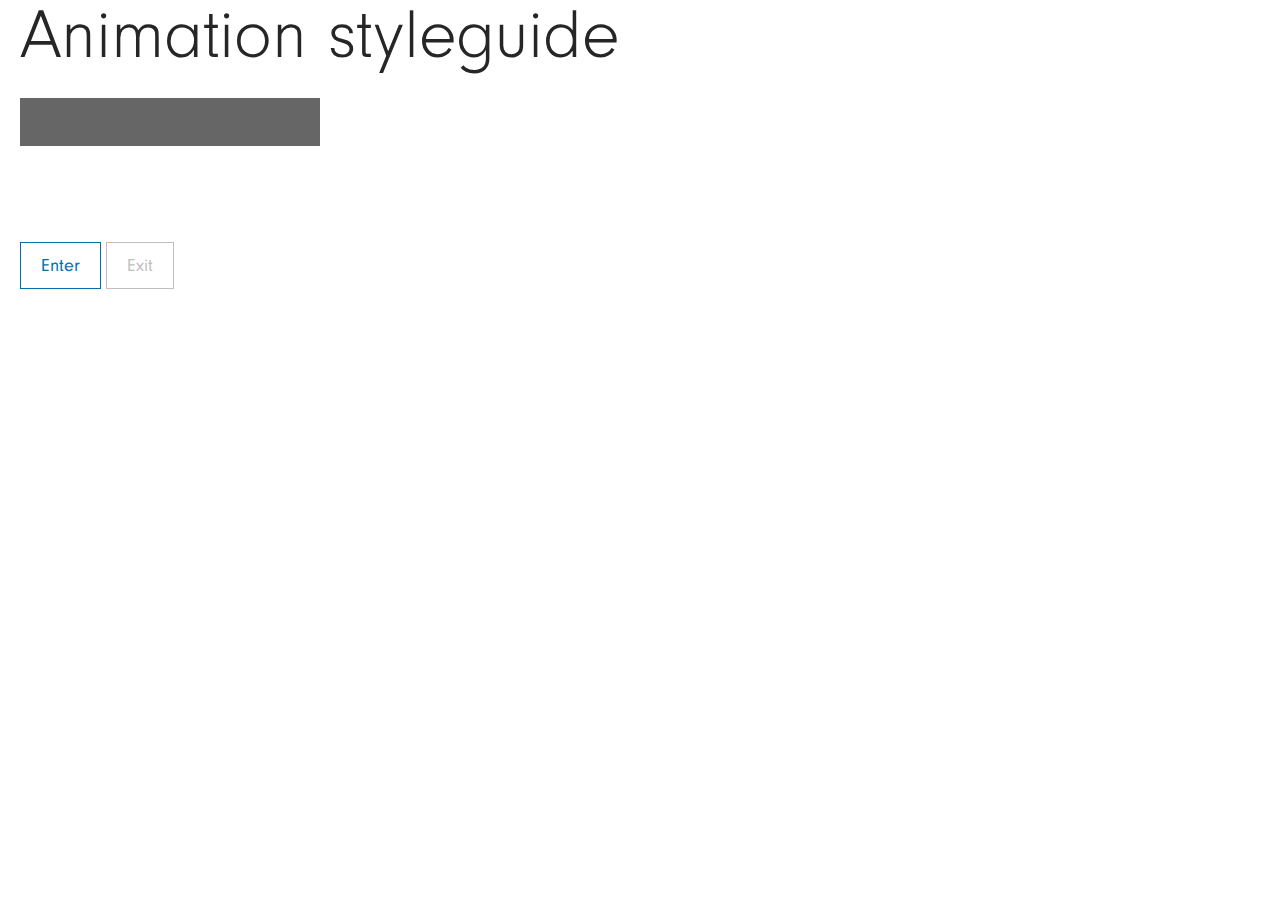
<file: animation-styleguide/tooltip.html>
<!doctype html>
	<!--[if lt IE 7]><html class="no-js ie6 oldie" lang="en"><![endif]-->
	<!--[if IE 7]><html class="no-js ie7 oldie" lang="en"><![endif]-->
	<!--[if IE 8]><html class="no-js ie8 oldie" lang="en"><![endif]-->
	<!--[if IE 9]><html class="no-js ie9 oldie" lang="en"><![endif]-->
	<!--[if IE 10]><html class="no-js ie10 oldie" lang="en"><![endif]-->
	<!--[if gt IE 10]><!--><html class="no-js" lang="en"><!--<![endif]-->
<head>
	<meta charset="utf-8" />
	<title>Template Page</title>
	<meta name="viewport" content="width=device-width, initial-scale=1, maximum-scale=1, user-scalable=0" >
	<!-- Styles -->
	<link rel="stylesheet" type="text/css" href="css/main.css" >
	<!-- HTML5 shim, for IE6-8 support of HTML5 elements -->
	<!--[if lt IE 9]>
	<script src="http://html5shim.googlecode.com/svn/trunk/html5.js"></script>
	<![endif]-->
</head>

<html>
<body>

<h1 class="gutted">Animation styleguide</h1>



<div class="gutted rhythmic rhythm-m-2">
    <div class="block  gutted  rhythmic  demo-box-tooltip  bg-grey60">
        <div class="demo-tooltip msg msg__tooltip msg__shadow msg__info msg--triangle-arrow msg--triangle-arrow__top js-tooltip-target is-hidden js-tooltip__is-closed">
            <span class="msg--txt">You username can also be your email address.</span>

        </div>
    </div>

</div>


<div class="gutted demoButtons rhythmic">
    <a class="btn  btn-tertiary  js-enter-button js-tooltip-enter-trigger">Enter</a>
    <a class="btn  btn-tertiary  js-exit-button  disabled  js-tooltip-exit-trigger">Exit</a>
</div>







<!-- Javascript -->

<script type="text/javascript" src="js/vendor.js"></script>
<script type="text/javascript" src="js/custom.js"></script>

</body>
</html>
</file>
